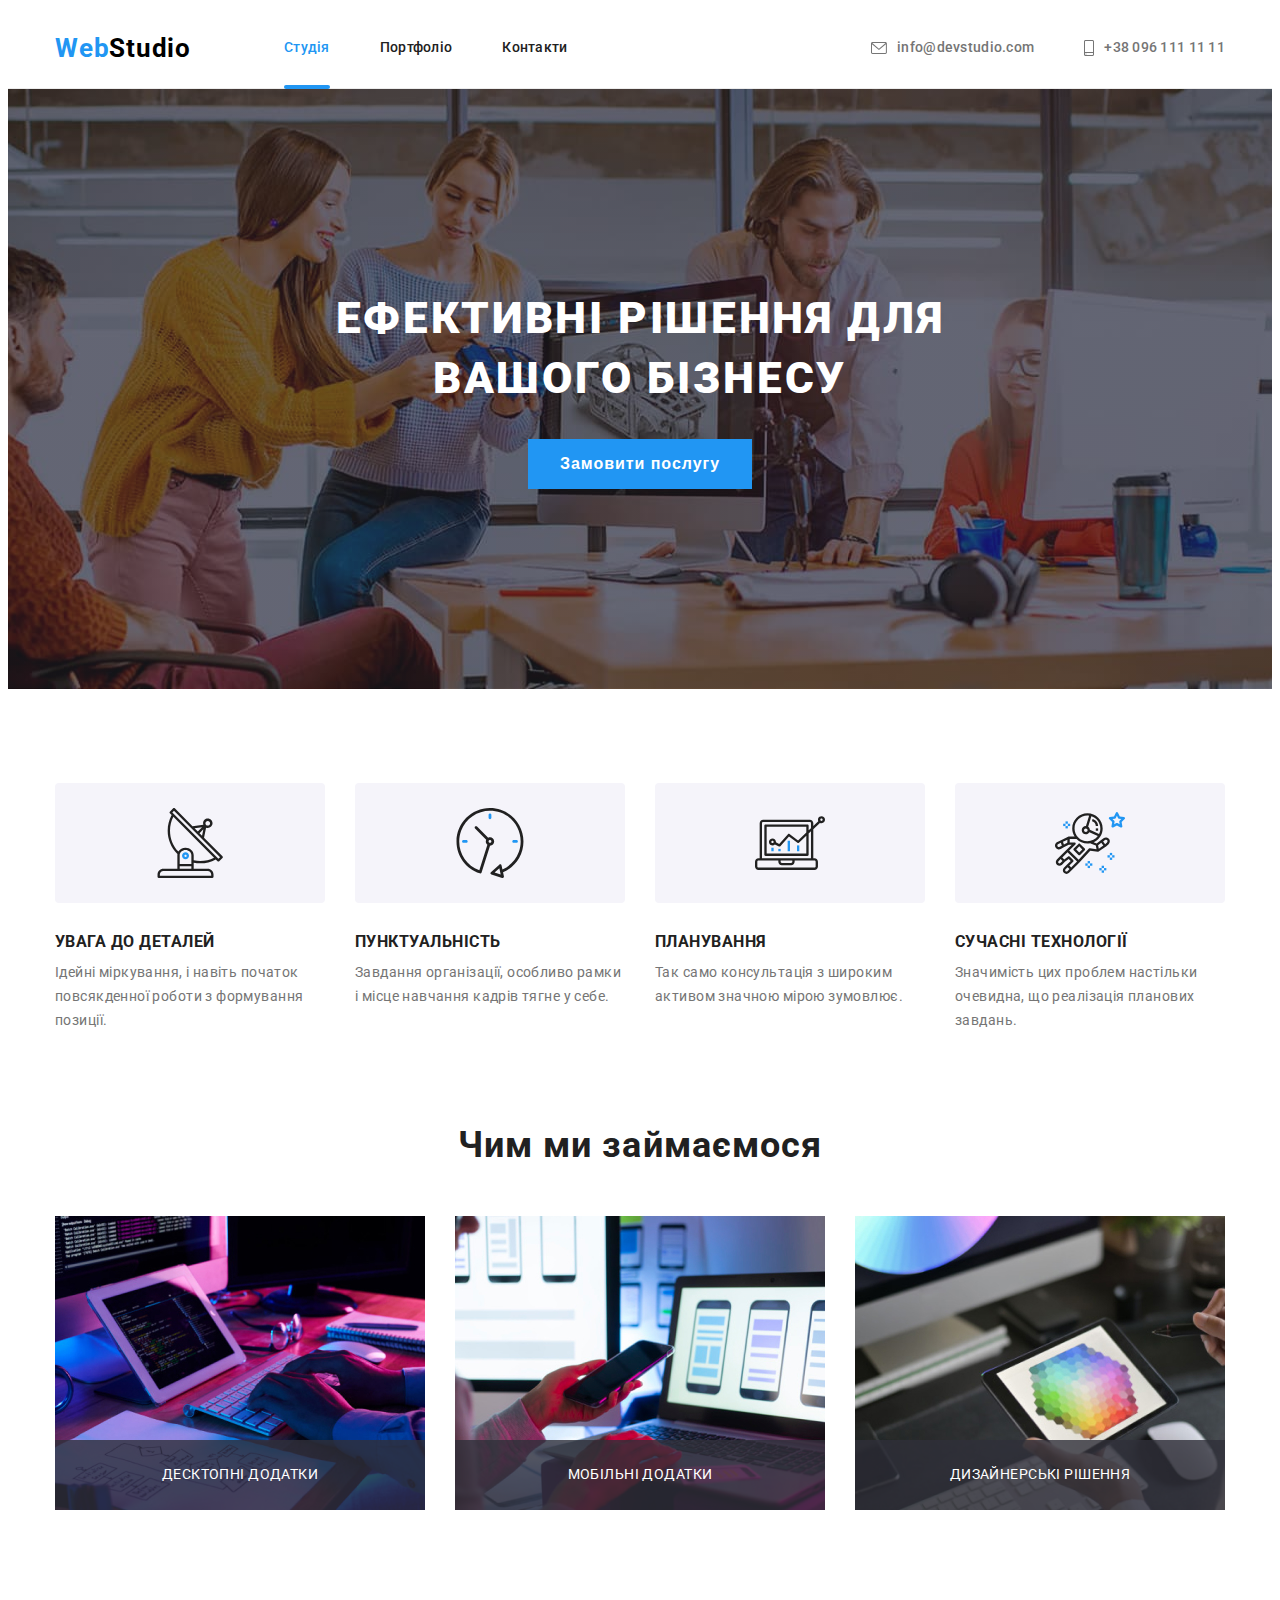
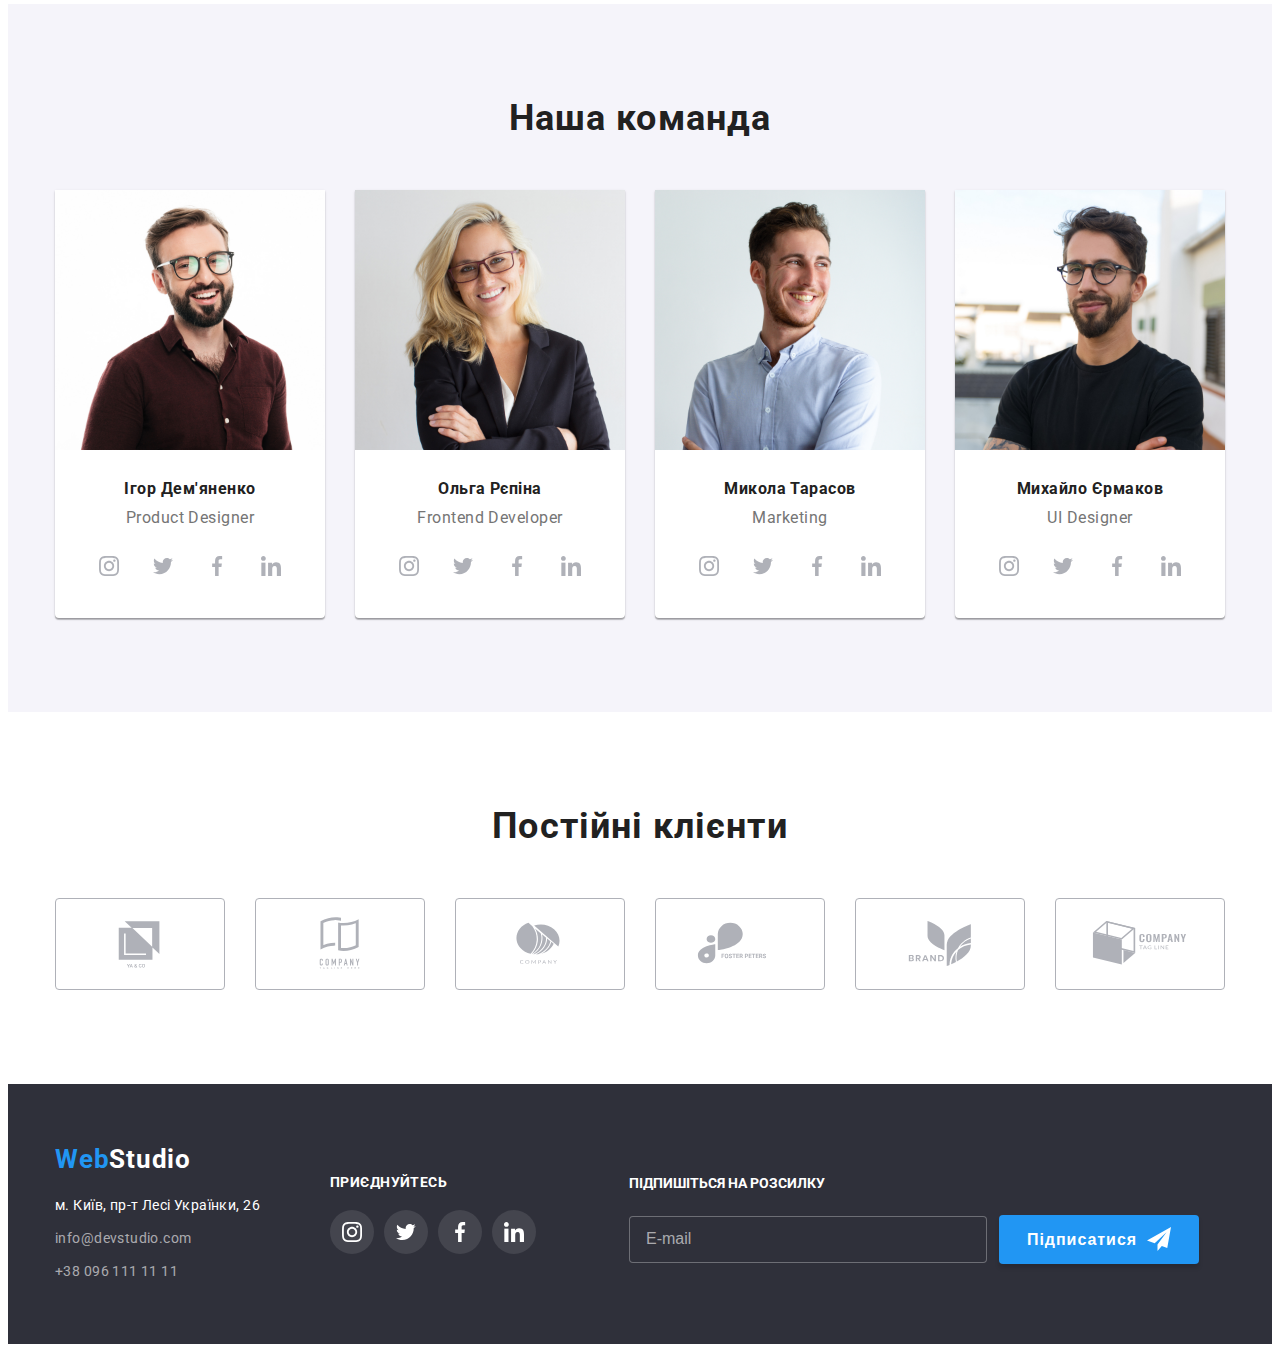
<file: index.html>
<!DOCTYPE html>
<html lang="uk">
  <head>
    <meta charset="UTF-8" />
    <meta http-equiv="X-UA-Compatible" content="IE=edge" />
    <meta name="viewport" content="width=device-width, initial-scale=1.0" />
    <title>WebStudio</title>
    <link rel="preconnect" href="https://fonts.googleapis.com" />
    <link rel="preconnect" href="https://fonts.gstatic.com" crossorigin />
    <link
      href="https://fonts.googleapis.com/css2?family=Raleway:wght@700&family=Roboto:wght@400;500;700;900&display=swap"
      rel="stylesheet"
    />
    <link
      rel="stylesheet"
      href="https://cdnjs.cloudflare.com/ajax/libs/modern-normalize/1.1.0/modern-normalize.min.css"
      integrity="sha512-wpPYUAdjBVSE4KJnH1VR1HeZfpl1ub8YT/NKx4PuQ5NmX2tKuGu6U/JRp5y+Y8XG2tV+wKQpNHVUX03MfMFn9Q=="
      crossorigin="anonymous"
      referrerpolicy="no-referrer"
    />
    <link rel="stylesheet" href="./css/styles.css" />
  </head>
  <body>
    <header class="page-header">
      <div class="container header">
        <nav class="header-nav">
          <a href="./index.html" class="logo link">
            <span class="logo-second">Web</span>Studio</a
          >
          <ul class="site-nav list">
            <li class="site-nav-item">
              <a class="accent-nav head-nav-link link current"href="./index.html">Студія</a>
            </li>
            <li class="site-nav-item">
              <a class="head-nav-link link" href="./portfolio.html">Портфоліо</a>
            </li>
            <li class="site-nav-item">
              <a class="head-nav-link link" href="./index.html">Контакти</a>
            </li>
          </ul>
        </nav>
        <ul class="auth-nav list">
          <li class="auth-nav-item">
            <a class="link" href="mailto:info@devstudio.com">
              <svg class="link-icon" width="16" height="12">
               <use href=".//images/symbol-defs.svg#icon-tel"></use>
              </svg>
              info@devstudio.com</a>
          </li>
          <li class="auth-nav-item">
            <a class="link" href="tel:+380961111111"> 
              <svg class="link-icon" width="10" height="16">
                <use href=".//images/symbol-defs.svg#icon-smartphone"></use>
               </svg>+38 096 111 11 11</a>
          </li>
        </ul>
      </div>
    </header>
    <main>
      <section class="hero">
        <div class="container">
          <h1 class="hero-title">Ефективні рішення для вашого бізнесу</h1>
          <button type="button" class="hero-btn" data-modal-open>Замовити послугу</button>
        </div>
      </section>
      <section class="benefit">
        <div class="container">
          <h2 class="title-visually-hidden">Наші переваги</h2>
          <ul class="benefit-list list">
            <li class="benefit-item">
              <div class="benefits-bg-color">
                <svg class="benefit-icon" width="70" height="70">
                  <use href="./images/symbol-defs.svg#icon-antenna"></use>
                </svg>
              </div>
              <h3 class="benefit-title">Увага до деталей</h3>
              <p class="benefit-text">
                Ідейні міркування, і навіть початок повсякденної роботи з
                формування позиції.
              </p>
            </li>
            <li class="benefit-item">
              <div class="benefits-bg-color">
                <svg class="benefit-icon" width="70" height="70">
                  <use href="./images/symbol-defs.svg#icon-clock-1"></use>
                </svg>
              </div>
              <h3 class="benefit-title">Пунктуальність</h3>
              <p class="benefit-text">
                Завдання організації, особливо рамки і місце навчання кадрів
                тягне у себе.
              </p>
            </li>
            <li class="benefit-item">
              <div class="benefits-bg-color">
                <svg class="benefit-icon" width="70" height="70">
                  <use href="./images/symbol-defs.svg#icon-diagram-1"></use>
                </svg>
              </div>
              <h3 class="benefit-title">Планування</h3>
              <p class="benefit-text">
                Так само консультація з широким активом значною мірою зумовлює.
              </p>
            </li>
            <li class="benefit-item">
              <div class="benefits-bg-color">
                <svg class="benefit-icon" width="70" height="70">
                  <use href="./images/symbol-defs.svg#icon-astronaut-1"></use>
                </svg>
              </div>
              <h3 class="benefit-title">Сучасні технології</h3>
              <p class="benefit-text">
                Значимість цих проблем настільки очевидна, що реалізація
                планових завдань.
              </p>
            </li>
          </ul>
        </div>
      </section>
      <section class="work-section">
       <div class="container">
          <h2 class="work-title">Чим ми займаємося</h2>
          <ul class="work-list list">
            <li class="work-item">
              <img
                src="./images/img-1.jpg"
                width="370"
                alt="Людина працює за ноутбуком"/>
              <p class="wokr-app">Десктопні додатки</p>
            </li>
            <li class="work-item">
              <img
                src="./images/img-2.jpg"
                width="370"
                alt="Людина працює за смартфоном"/>
              <p class="wokr-app">Мобільні додатки</p>  
            </li>
            <li class="work-item">
              <img
                src="./images/img-3.jpg"
                width="370"
                alt="Людина працює за планшетом"/>
              <p class="wokr-app">Дизайнерські рішення</p>
            </li>
          </ul>
       </div>
      </section>
      <section class="team-section">
        <div class="container">
          <h2 class="team-title">Наша команда</h2>
          <ul class="team-list list">
            <li class="team-card">
              <img
                src="./images/img-4.jpg"
                width="270"
                alt="Фото Ігор Дем'яненко"
              />
              <div class="team-position">
                <h3 class="team-member">Ігор Дем'яненко</h3>
                <p class="position" lang="en">Product Designer</p>
              </div>
                <ul class="team-social list">
                  <li>
                    <a class="team-social-link" href="#" target="_blank"><svg class="team-social-item">
                      <use href="./images/symbol-defs.svg#icon-instagram-2"></use>
                    </svg></a>
                    
                  </li>
                  <li>
                    <a class="team-social-link" href="#" target="_blank">
                      <svg class="team-social-item">
                        <use href="./images/symbol-defs.svg#icon-twitter-1"></use>
                      </svg>
                    </a>
                    
                  </li>
                  <li>
                    <a class="team-social-link" href="#" target="_blank"><svg class="team-social-item">
                      <use href="./images/symbol-defs.svg#icon-facebook-1"></use>
                    </svg></a>
                    
                  </li>
                  <li>
                    <a class="team-social-link" href="#" target="_blank"><svg class="team-social-item">
                      <use href="./images/symbol-defs.svg#icon-linkedin-1"></use>
                    </svg></a>
                  </li>
                </ul>
            </li>
            <li class="team-card">
              <img src="./images/img-5.jpg" width="270" alt="Фото Ольга Рєпіна" />
              <div class="team-position">
                <h3 class="team-member">Ольга Рєпіна</h3>
                <p class="position">Frontend Developer</p>
              </div class="team-position">
              <ul class="team-social list">
                <li>
                  <a class="team-social-link" href="#" target="_blank"><svg class="team-social-item">
                    <use href="./images/symbol-defs.svg#icon-instagram-2"></use>
                  </svg></a>
                  
                </li>
                <li>
                  <a class="team-social-link" href="#" target="_blank">
                    <svg class="team-social-item">
                      <use href="./images/symbol-defs.svg#icon-twitter-1"></use>
                    </svg>
                  </a>
                  
                </li>
                <li>
                  <a class="team-social-link" href="#" target="_blank"><svg class="team-social-item">
                    <use href="./images/symbol-defs.svg#icon-facebook-1"></use>
                  </svg></a>
                  
                </li>
                <li>
                  <a class="team-social-link" href="#" target="_blank"><svg class="team-social-item">
                    <use href="./images/symbol-defs.svg#icon-linkedin-1"></use>
                  </svg></a>
                </li>
              </ul>
            </li>
            <li class="team-card">
              <img
                src="./images/img-6.jpg"
                width="270"
                alt="Фото Микола Тарасов"
              />
              <div class="team-position">
                <h3 class="team-member">Микола Тарасов</h3>
                <p class="position">Marketing</p>
              </div class="team-position">
              <ul class="team-social list">
                <li>
                  <a class="team-social-link" href="#" target="_blank"><svg class="team-social-item">
                    <use href="./images/symbol-defs.svg#icon-instagram-2"></use>
                  </svg></a>
                  
                </li>
                <li>
                  <a class="team-social-link" href="#" target="_blank">
                    <svg class="team-social-item">
                      <use href="./images/symbol-defs.svg#icon-twitter-1"></use>
                    </svg>
                  </a>
                  
                </li>
                <li>
                  <a class="team-social-link" href="#" target="_blank"><svg class="team-social-item">
                    <use href="./images/symbol-defs.svg#icon-facebook-1"></use>
                  </svg></a>
                  
                </li>
                <li>
                  <a class="team-social-link" href="#" target="_blank"><svg class="team-social-item">
                    <use href="./images/symbol-defs.svg#icon-linkedin-1"></use>
                  </svg></a>
                </li>
              </ul>
            </li>
            <li class="team-card">
              <img
                src="./images/img-7.jpg"
                width="270"
                alt="Фото Михайло Єрмаков"
              />
              <div class="team-position">
                <h3 class="team-member">Михайло Єрмаков</h3>
                <p class="position">UI Designer</p>
              </div class="team-position">
              <ul class="team-social list">
                <li>
                  <a class="team-social-link" href="#" target="_blank"><svg class="team-social-item">
                    <use href="./images/symbol-defs.svg#icon-instagram-2"></use>
                  </svg></a>
                  
                </li>
                <li>
                  <a class="team-social-link" href="#" target="_blank">
                    <svg class="team-social-item">
                      <use href="./images/symbol-defs.svg#icon-twitter-1"></use>
                    </svg>
                  </a>
                  
                </li>
                <li>
                  <a class="team-social-link" href="#" target="_blank"><svg class="team-social-item">
                    <use href="./images/symbol-defs.svg#icon-facebook-1"></use>
                  </svg></a>
                  
                </li>
                <li>
                  <a class="team-social-link" href="#" target="_blank"><svg class="team-social-item">
                    <use href="./images/symbol-defs.svg#icon-linkedin-1"></use>
                  </svg></a>
                </li>
              </ul>
            </li>
          </ul>
        </div>
      </section>
      <section class="clients">
        <h2 class="clients-title">Постійні клієнти</h2>
        <div class="container">
          <ul class="clients-list list">
            <li class="clients-item">
              <a class="client-logo-link" href="#">
              <svg width="106" height="60">
                <use href="./images/symbol-defs.svg#icon-Logo1">
                </use>
              </svg>
            </a>
            </li>
            <li class="clients-item">
              <a class="client-logo-link" href="#">
              <svg width="106" height="60">
              <use href="./images/symbol-defs.svg#icon-Logo2"></use>
              </svg>
              </a>
            </li>
            <li class="clients-item">
              <a class="client-logo-link" href="#">
              <svg width="106" height="60">
              <use href="./images/symbol-defs.svg#icon-Logo3"></use>
              </svg>
              </a>
            </li>
            <li class="clients-item">
              <a class="client-logo-link" href="#">
              <svg width="106" height="60">
              <use href="./images/symbol-defs.svg#icon-Logo4"></use>
              </svg>
              </a>
            </li>
            <li class="clients-item">
              <a class="client-logo-link" href="#">
              <svg width="106" height="60">
              <use href="./images/symbol-defs.svg#icon-Logo5"></use>
              </svg>
              </a>
            </li>
            <li class="clients-item">
              <a class="client-logo-link" href="#">
              <svg width="106" height="60">
              <use href="./images/symbol-defs.svg#icon-Logo6"></use>
              </svg>
              </a>
            </li>
          </ul>
        </div>
      </section>
    </main>
    <footer class="footer">
      <div class="container">
        <div class="footer-box">
          <div class="foorer-info">
            <a href="./index.html" class="logo-black link">
              <span class="logo-second">Web</span>Studio</a
            >
            <address class="footer-contact">
              <ul class="list">
                <li class="footer-item">
                  <a
                    href="https://goo.gl/maps/CPtrU1FHBa2aNyZL9"
                    target="_blank"
                    rel="noopener noreferrer nofollow"
                    class="link footer-address"
                    >м. Київ, пр-т Лесі Українки, 26</a
                  >
                </li>
                <li class="footer-item">
                  <a href="mailto:info@devstudio.com" class="footer-contact link"
                    >info@devstudio.com</a
                  >
                </li>
                <li class="footer-item">
                  <a href="tel:+380961111111" class="footer-contact link"
                    >+38 096 111 11 11</a
                  >
                </li>
              </ul>
            </address>
          </div>
          <div class="footer-social">
            <h2 class="title-social">ПРИЄДНУЙТЕСЬ</h2>
            <ul class="footer-soc-list list">
              <li class="footer-soc-item">
                <a class="footer-soc-link" href="#" target="_blank">
                  <svg class="footer-icon" width="20" height="20">
                    <use href="./images/symbol-defs.svg#icon-instagram-footer"></use>
                    </svg>
                </a>
              </li>
              <li class="footer-soc-item">
                <a class="footer-soc-link" href="#" target="_blank">
                  <svg class="footer-icon" width="20" height="20">
                    <use href="./images/symbol-defs.svg#icon-twitter-footer"></use>
                    </svg>
                </a>
              </li>
              <li class="footer-soc-item">
                <a class="footer-soc-link" href="#" target="_blank">
                  <svg class="footer-icon" width="20" height="20">
                    <use href="./images/symbol-defs.svg#icon-facebook-footer"></use>
                    </svg>
                </a>
              </li>
              <li class="footer-soc-item">
                <a class="footer-soc-link" href="#" target="_blank">
                  <svg class="footer-icon" width="20" height="20">
                    <use href="./images/symbol-defs.svg#icon-linkedin-footer"></use>
                    </svg>
                </a>
              </li>
            </ul>
          </div>
          <!-- FOOTER подписка телеграмм -->
          <div class="footer-submit">
            <p class="footer-submit-text">Підпишіться на розсилку</p>
            <form class="footer-submit-form">
              <label class="footer-submit-label" for="submit-mail">
                <input
                  class="footer-submit-input"
                  type="email"
                  name="submit-mail"
                  id="submit-mail"
                  placeholder="E-mail"
                />
              </label>

              <button class="footer-submit-btn" type="submit">
                <span>Підписатися</span>

                <svg class="" width="24" height="24">
                  <use href="./images/icons.svg#icon-send"></use>
                </svg>
              </button>
            </form>
          </div>
        </div>
      </div>
    </footer>
    <!-- MODAL WINDOWS -->
    <div class="backdrop is-hidden"data-modal>
      <div class="modal">
        <button class="modal-close-bnt" type="button" data-modal-close>
          <svg>
            <use href="./images/icons.svg#close-black"></use>
          </svg>
        </button>
        <!-- FORM -->
        <p class="form-title">Залиште свої дані, ми вам передзвонимо</p>
        <form class="modal-form">
          <div class="modal-fiend">
            <label for="user-name" class="modal-label">
              <span>Ім'я</span>
            </label>
            <div class="input-wrap">
              <input class="modal-input" type="text" name="user-name" required id="user-name"/>
              <svg class="modal-icon" width="18" height="18">
                <use href="./images/icons.svg#icon-person-black-18dp-1"></use>
              </svg>
            </div>
          </div>
          
          <div class="modal-fiend">
            <label for="user-tel" class="modal-label">
              <span>Телефон</span>
            </label>
            <div class="input-wrap">
              <input class="modal-input" type="text" name="user-tel" required id="user-tel"/>
              <svg class="modal-icon" width="18" height="18">
                <use href="./images/icons.svg#icon-phone-black-18dp-1"></use>
              </svg>
            </div>
          </div>

          <div class="modal-fiend">
            <label for="user-email" class="modal-label">
              <span>Телефон</span>
            </label>
            <div class="input-wrap">
              <input class="modal-input" type="text" name="user-email" required id="user-email"/>
              <svg class="modal-icon" width="18" height="18">
                <use href="./images/icons.svg#icon-email-black-18dp-1"></use>
              </svg>
            </div>
          </div>

          <div class="modal-field-text">
            <label class="modal-label" for="user-coment">
            <span>Коментар</span>
            </label>
            <textarea class="modal-text" name="user-coment" id="user-coment" cols="30" rows="10" placeholder="Введіть текст"></textarea>
          </div>

          <div class="modal-field-check">
            <input class="input-check title-visually-hidden" type="checkbox" name="privacy" id="privacy">
            <label class="checkbox-text" for="privacy">
              <span>
                <svg class="check-icon" width="16" height="15">
                <use href="./images/icons.svg#icon-chek"></use></svg>
              </span>Погоджуюся з розсилкою та приймаю&nbsp<a href="#" class="privacy-linck">Умови договору</a>
            </label>
          </div>
          <button class="submit-btn" type="submit">Відправити</button>
        </form>
      </div>
    </div>
    <script src="./js/modal.js"></script>
  </body>
</html>
</file>
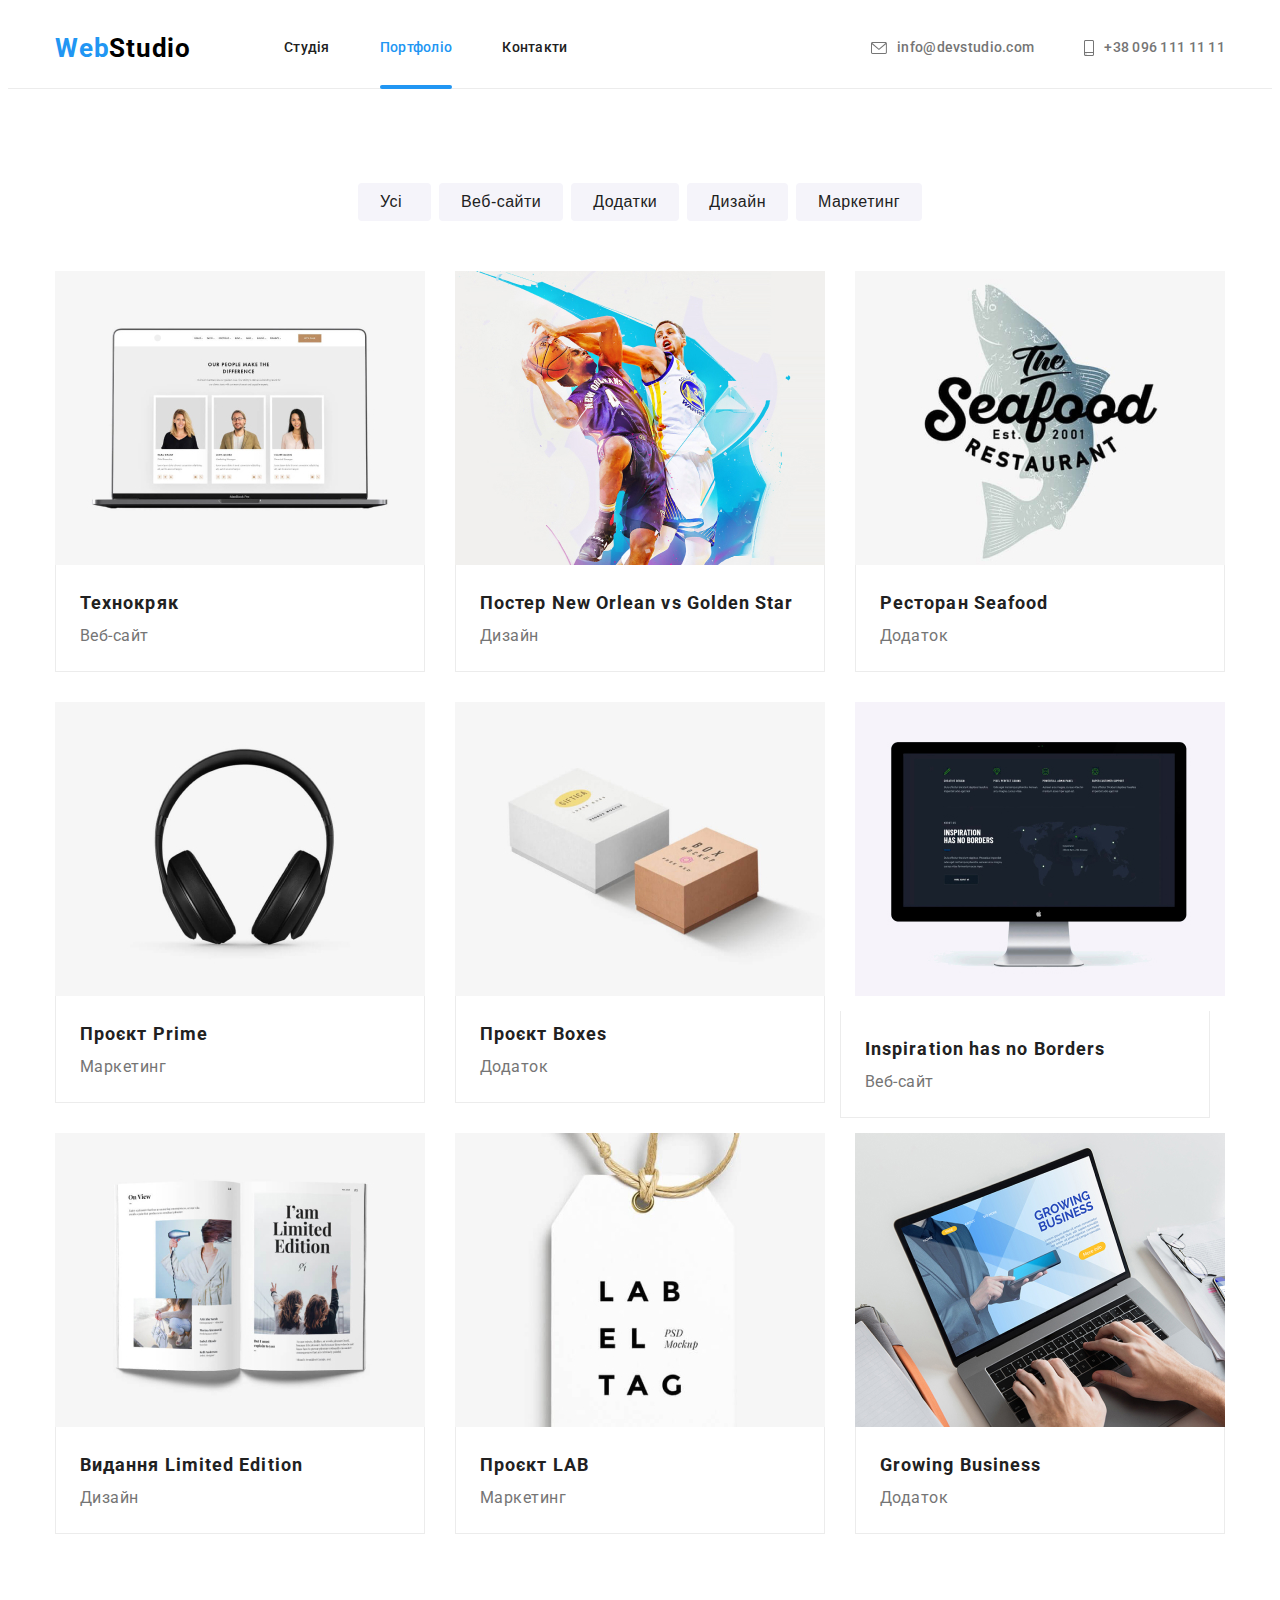
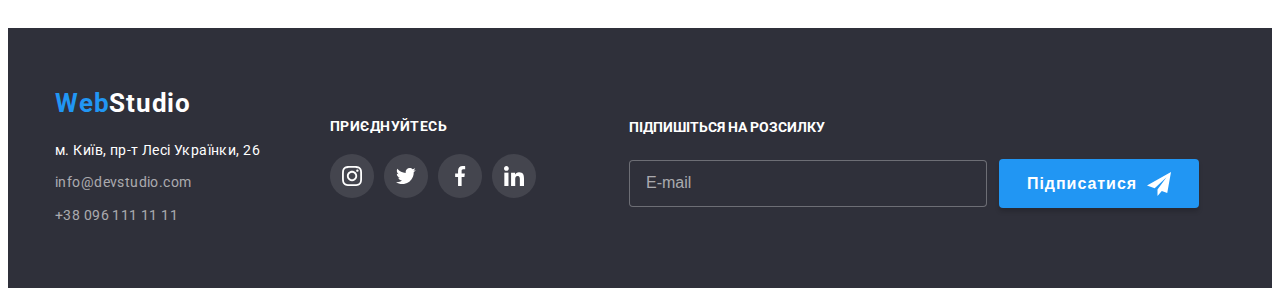
<file: portfolio.html>
<!DOCTYPE html>
<html lang="uk">
  <head>
    <meta charset="UTF-8" />
    <meta http-equiv="X-UA-Compatible" content="IE=edge" />
    <meta name="viewport" content="width=device-width, initial-scale=1.0" />
    <title>portfolio</title>
    <link rel="preconnect" href="https://fonts.googleapis.com" />
    <link rel="preconnect" href="https://fonts.gstatic.com" crossorigin />
    <link
      href="https://fonts.googleapis.com/css2?family=Raleway:wght@700&family=Roboto:wght@400;500;700;900&display=swap"
      rel="stylesheet"
    />
    <link
      rel="stylesheet"
      href="https://cdnjs.cloudflare.com/ajax/libs/modern-normalize/1.1.0/modern-normalize.min.css"
      integrity="sha512-wpPYUAdjBVSE4KJnH1VR1HeZfpl1ub8YT/NKx4PuQ5NmX2tKuGu6U/JRp5y+Y8XG2tV+wKQpNHVUX03MfMFn9Q=="
      crossorigin="anonymous"
      referrerpolicy="no-referrer"
    />
    <link rel="stylesheet" href="./css/styles.css" />
  </head>
  <body>
    <header class="page-header">
      <div class="container header">
        <nav class="header-nav">
          <a href="./index.html" class="logo link">
            <span class="logo-second">Web</span>Studio</a
          >
          <ul class="site-nav list">
            <li class="site-nav-item">
              <a class=" head-nav-link link "href="./index.html">Студія</a>
            </li>
            <li class="site-nav-item">
              <a class="accent-nav head-nav-link link current" href="./portfolio.html">Портфоліо</a>
            </li>
            <li class="site-nav-item">
              <a class="head-nav-link link" href="./index.html">Контакти</a>
            </li>
          </ul>
        </nav>
        <ul class="auth-nav list">
          <li class="auth-nav-item">
            <a class="link" href="mailto:info@devstudio.com">
              <svg class="link-icon" width="16" height="12">
               <use href=".//images/symbol-defs.svg#icon-tel"></use>
              </svg>
              info@devstudio.com</a>
          </li>
          <li class="auth-nav-item">
            <a class="link" href="tel:+380961111111"> 
              <svg class="link-icon" width="10" height="16">
                <use href=".//images/symbol-defs.svg#icon-smartphone"></use>
               </svg>+38 096 111 11 11</a>
          </li>
        </ul>
      </div>
    </header>
    <main>
      <section class="portfolio-section">
        <div class="container">
          <h1 class="title-visually-hidden">Наші роботи</h1>
          <ul class="portfolio-list list">
            <li class="button-item">
              <button class="portfolio-btn" type="button">Усі</button>
            </li>
            <li class="button-item">
              <button class="portfolio-btn" type="button">Веб-сайти</button>
            </li>
            <li class="button-item">
              <button class="portfolio-btn" type="button">Додатки</button>
            </li>
            <li class="button-item">
              <button class="portfolio-btn" type="button">Дизайн</button>
            </li>
            <li class="button-item">
              <button class="portfolio-btn" type="button">Маркетинг</button>
            </li>
          </ul>
        </div>
        <div class="container">
          <ul class="portfolio list">
            <li class="portfolio-item">
              <a class="link-portfolio link link" href="#">
                <div class="portfolio-overlay">
                  <img
                  src="./images/img-11.jpg"
                  alt="Ноут"
                  width="370"
                  height="294"
                  />
                  <p class="overlay-text">
                  Ресурс пропонує комплексні пропозиції з різним рівнем функціоналу та сервісів. Все це дозволить відвідувачу отримати вичерпні відомості про компанію чи приватну особу.
                  </p>
                </div>
                <div class="portfolio-card">
                  <h2 class="portfolio-title">Технокряк</h2>
                  <p class="portfilio-text">Веб-сайт</p>
                </div>
              </a>
            </li>
            <li class="portfolio-item">
              <a class="link-portfolio link"href="#">

                <div class="portfolio-overlay">
                  <img
                    src="./images/img-12.jpg"
                    alt="Баскетболісти"
                    width="370"
                    height="294"
                  />
                  <p class="overlay-text">
                    Ресурс пропонує комплексні пропозиції з різним рівнем функціоналу та сервісів. Все це дозволить відвідувачу отримати вичерпні відомості про компанію чи приватну особу.
                  </p>
                </div>
                <div class="portfolio-card">
                  <h2 class="portfolio-title">
                    Постер New Orlean vs Golden Star
                  </h2>
                  <p class="portfilio-text">Дизайн</p>
                </div>
              </a>
            </li>
            <li class="portfolio-item">
              <a class="link-portfolio link"href="#">

                <div class="portfolio-overlay">
                  <img
                    src="./images/img-13.jpg"
                    alt="Лого ресторану"
                    width="370"
                    height="294"
                  />
                  <p class="overlay-text">
                    Ресурс пропонує комплексні пропозиції з різним рівнем функціоналу та сервісів. Все це дозволить відвідувачу отримати вичерпні відомості про компанію чи приватну особу.
                  </p>
                </div>
                <div class="portfolio-card">
                  <h2 class="portfolio-title">Ресторан Seafood</h2>
                  <p class="portfilio-text">Додаток</p>
                </div>
              </a>
            </li>
            <li class="portfolio-item">
              <a class="link-portfolio link"href="#">

                <div class="portfolio-overlay">
                  <img
                    src="./images/img-14.jpg"
                    alt="Навушники"
                    width="370"
                    height="294"
                  />
                  <p class="overlay-text">
                    Ресурс пропонує комплексні пропозиції з різним рівнем функціоналу та сервісів. Все це дозволить відвідувачу отримати вичерпні відомості про компанію чи приватну особу.
                  </p>
                </div>
                <div class="portfolio-card">
                  <h2 class="portfolio-title">Проєкт Prime</h2>
                  <p class="portfilio-text">Маркетинг</p>
                </div>
              </a>
            </li>
            <li class="portfolio-item">
              <a class="link-portfolio link"href="#">

               <div class="portfolio-overlay">
                  <img
                    src="./images/img-15.jpg"
                    alt="Дві коробки"
                    width="370"
                    height="294"
                  />
                  <p class="overlay-text">
                    Ресурс пропонує комплексні пропозиції з різним рівнем функціоналу та сервісів. Все це дозволить відвідувачу отримати вичерпні відомості про компанію чи приватну особу.
                  </p>
               </div>
                <div class="portfolio-card">
                  <h2 class="portfolio-title">Проєкт Boxes</h2>
                  <p class="portfilio-text">Додаток</p>
                </div>
              </a>
            </li>
            <a class="link-portfolio link"href="#">

              <div class="portfolio-overlay">
                <li class="portfolio-item">
                  <img
                    src="./images/img-16.jpg"
                    alt="Монітор"
                    width="370"
                    height="294"
                  />
                  <p class="overlay-text">
                    Ресурс пропонує комплексні пропозиції з різним рівнем функціоналу та сервісів. Все це дозволить відвідувачу отримати вичерпні відомості про компанію чи приватну особу.
                  </p>
              </div>
                <div class="portfolio-card">
                  <h2 class="portfolio-title">Inspiration has no Borders</h2>
                  <p class="portfilio-text">Веб-сайт</p>
                </div>
            </a>
            </li>
            <li class="portfolio-item">
              <a class="link-portfolio link"href="#">

                <div class="portfolio-overlay">
                  <img
                    src="./images/img-17.jpg"
                    alt="Журнал"
                    width="370"
                    height="294"
                  />
                  <p class="overlay-text">
                    Ресурс пропонує комплексні пропозиції з різним рівнем функціоналу та сервісів. Все це дозволить відвідувачу отримати вичерпні відомості про компанію чи приватну особу.
                  </p>
                </div>
                <div class="portfolio-card">
                  <h2 class="portfolio-title">Видання Limited Edition</h2>
                  <p class="portfilio-text">Дизайн</p>
                </div>
              </a>
            </li>
            <li class="portfolio-item">
              <a class="link-portfolio link"href="#">

                <div class="portfolio-overlay">
                  <img
                    src="./images/img-18.jpg"
                    alt="Бірка"
                    width="370"
                    height="294"
                  />
                  <p class="overlay-text">
                    Ресурс пропонує комплексні пропозиції з різним рівнем функціоналу та сервісів. Все це дозволить відвідувачу отримати вичерпні відомості про компанію чи приватну особу.
                  </p>
                </div>
                <div class="portfolio-card">
                  <h2 class="portfolio-title">Проєкт LAB</h2>
                  <p class="portfilio-text">Маркетинг</p>
                </div>
              </a>
            </li>
            <li class="portfolio-item">
              <a class="link-portfolio link"href="#">
                
                <div class="portfolio-overlay">
                  <img
                    src="./images/img-19.jpg"
                    alt="Праця за ноутом"
                    width="370"
                    height="294"
                  />
                  <p class="overlay-text">
                    Ресурс пропонує комплексні пропозиції з різним рівнем функціоналу та сервісів. Все це дозволить відвідувачу отримати вичерпні відомості про компанію чи приватну особу.
                  </p>
                </div>
                <div class="portfolio-card">
                  <h2 class="portfolio-title">Growing Business</h2>
                  <p class="portfilio-text">Додаток</p>
                </div>
              </a>
            </li>
          </ul>
        </div>
      </section>
    </main>

    <footer class="footer">
      <div class="container">
        <div class="footer-box">
          <div class="foorer-info">
            <a href="./index.html" class="logo-black link">
              <span class="logo-second">Web</span>Studio</a
            >
            <address class="footer-contact">
              <ul class="list">
                <li class="footer-item">
                  <a
                    href="https://goo.gl/maps/CPtrU1FHBa2aNyZL9"
                    target="_blank"
                    rel="noopener noreferrer nofollow"
                    class="link footer-address"
                    >м. Київ, пр-т Лесі Українки, 26</a
                  >
                </li>
                <li class="footer-item">
                  <a href="mailto:info@devstudio.com" class="footer-contact link"
                    >info@devstudio.com</a
                  >
                </li>
                <li class="footer-item">
                  <a href="tel:+380961111111" class="footer-contact link"
                    >+38 096 111 11 11</a
                  >
                </li>
              </ul>
            </address>
          </div>
          <div class="footer-social">
            <h2 class="title-social">ПРИЄДНУЙТЕСЬ</h2>
            <ul class="footer-soc-list list">
              <li class="footer-soc-item">
                <a class="footer-soc-link" href="#" target="_blank">
                  <svg class="footer-icon" width="20" height="20">
                    <use href="./images/symbol-defs.svg#icon-instagram-footer"></use>
                    </svg>
                </a>
              </li>
              <li class="footer-soc-item">
                <a class="footer-soc-link" href="#" target="_blank">
                  <svg class="footer-icon" width="20" height="20">
                    <use href="./images/symbol-defs.svg#icon-twitter-footer"></use>
                    </svg>
                </a>
              </li>
              <li class="footer-soc-item">
                <a class="footer-soc-link" href="#" target="_blank">
                  <svg class="footer-icon" width="20" height="20">
                    <use href="./images/symbol-defs.svg#icon-facebook-footer"></use>
                    </svg>
                </a>
              </li>
              <li class="footer-soc-item">
                <a class="footer-soc-link" href="#" target="_blank">
                  <svg class="footer-icon" width="20" height="20">
                    <use href="./images/symbol-defs.svg#icon-linkedin-footer"></use>
                    </svg>
                </a>
              </li>
            </ul>
          </div>
          <!-- FOOTER подписка телеграмм -->
          <div class="footer-submit">
            <p class="footer-submit-text">Підпишіться на розсилку</p>
            <form class="footer-submit-form">
              <label class="footer-submit-label" for="submit-mail">
                <input
                  class="footer-submit-input"
                  type="email"
                  name="submit-mail"
                  id="submit-mail"
                  placeholder="E-mail"
                />
              </label>

              <button class="footer-submit-btn" type="submit">
                <span>Підписатися</span>

                <svg class="" width="24" height="24">
                  <use href="./images/icons.svg#icon-send"></use>
                </svg>
              </button>
            </form>
          </div>
        </div>
      </div>
    </footer>
  </body>
</html>
</file>
<file: css/styles.css>
/* 
цвет основного фона - FFFFFF
цвет вторичного фона - F5F4FA
Цвет фона херо  2F303A
цвет текста футера  gba(255, 255, 255, 0.6);
цвет текста шапки( основной текст )  #212121;
цвет текста текста  #757575;
цвет фона кнопки #2196f3
*/
:root {
  --primary-text-color: #212121;
  --secondary-text-color: #757575;
  --primary-background: #ffffff;
  --sedondary-background: #f5f4fa;
  --hero-footer-background: #2f303a;
  --footer-text-color: rgba(255, 255, 255, 0.6);
  --accent-color: #2196f3;
  --background-icons: #f5f4fa;
}
/* Устанавливаем финальные размеры для всех  */
*,
*::before,
*::after {
  box-sizing: border-box;
}

body {
  font-family: Roboto, sans-serif;
  font-size: 14px;
  background-color: var(--primary-background);
  color: var(--secondary-text-color);
}
/* Правильное отображение картинок */
img {
  display: block;
  max-width: 100%;
  height: auto;
}
/* Убираем точки списка */
.list {
  list-style: none;
}
/* Убираем подчеркивание ссылок */
.link {
  text-decoration: none;
}

/* Reset margin pading */
p,
h1,
h2,
h3,
h4,
h5,
h6 {
  margin: 0;
}
ul,
ol {
  margin: 0;
  padding-left: 0;
}

button {
  cursor: pointer;
}

address {
  font-style: normal;
}
.container {
  width: 1200px;
  padding: 0 15px;
  margin: 0 auto;
  /* outline: 2px solid tomato; */
}

/* ----------HEADER---------- */
.header {
  display: flex;
  align-items: center;
}

.header-nav {
  display: flex;
  align-items: center;
}
.site-nav {
  display: flex;
  margin-left: 93px;
}

.site-nav-item:not(:last-child) {
  margin-right: 50px;
}

.logo-second {
  color: var(--accent-color);
}
.page-header {
  border-bottom: 1px solid #ececec;
}
.logo {
  font-family: "Raleway" sans-serif;
  font-weight: 700;
  font-size: 26px;
  line-height: 1.19;
  letter-spacing: 0.03em;
  color: #000000;
}
.site-nav .link {
  color: var(--primary-text-color);
  font-weight: 500;
  line-height: 1.14;
  letter-spacing: 0.02em;
}
.site-nav .link.current {
  color: var(--accent-color);
}

.head-nav-link {
  position: relative;
  font-weight: 500;
  line-height: 1.21;
  letter-spacing: 0.02em;
  color: var(--primary-text-color);
  display: block;
  padding: 32px 0;

  transition: color 250ms cubic-bezier(0.4, 0, 0.2, 1);
}

.head-nav-link.accent-nav:after {
  position: absolute;
  content: "";
  display: block;
  background-color: var(--accent-color);
  border-radius: 2px;
  width: 100%;
  height: 4px;
  bottom: 0;
  transform: translateY(1px);
}

.auth-nav .link {
  color: var(--secondary-text-color);
  font-weight: 500;
  line-height: 1.14;
  letter-spacing: 0.02em;
  display: flex;
  align-items: center;

  transition: color 250ms cubic-bezier(0.4, 0, 0.2, 1);
}

.head-nav-link:hover,
.head-nav-link:focus {
  color: var(--accent-color);
}

.site-nav .link:hover,
.site-nav .link:focus,
.auth-nav .link:hover,
.auth-nav .link:focus {
  color: var(--accent-color);
}

.auth-nav {
  display: flex;
  margin-left: auto;
  align-items: center;
}

.auth-nav-item:not(:last-child) {
  margin-right: 50px;
}
.link-icon {
  margin-right: 10px;
  fill: var(--secondary-text-color);

  transition: fill 250ms cubic-bezier(0.4, 0, 0.2, 1);
}

.link:focus .link-icon,
.link:hover .link-icon {
  fill: var(--accent-color);
}

/* ----------HERO---------- */
.hero {
  max-width: 1600px;
  max-height: 600px;
  margin-right: auto;
  margin-left: auto;

  background-image: linear-gradient(
      to right,
      rgba(47, 48, 58, 0.4),
      rgba(47, 48, 58, 0.4)
    ),
    url("../images/hero-background.jpg");
  background-repeat: no-repeat;
  background-position: center;
  background-size: cover;

  background-color: var(--hero-footer-background);
  text-align: center;
}
.hero .container {
  padding: 200px 0;
  text-align: center;
}

.hero-title {
  max-width: 695px;
  margin: 0 auto;
  margin-bottom: 30px;

  color: var(--primary-background);
  font-weight: 900;
  font-size: 44px;
  line-height: 1.36;
  text-align: center;
  letter-spacing: 0.06em;
  text-transform: uppercase;
}

.hero-btn {
  display: block;
  min-width: 200px;
  padding: 10px 32px;
  margin: auto;
  background-color: var(--accent-color);
  color: var(--primary-background);
  font-weight: 700;
  font-size: 16px;
  line-height: 1.87;
  display: flex;
  align-items: center;
  text-align: center;
  letter-spacing: 0.06em;
  cursor: pointer;
  border-width: 0px;
  transition: background-color 250ms cubic-bezier(0.4, 0, 0.2, 1);
}

.hero-btn:hover,
.hero-btn:focus {
  background-color: #188ce8;
}

/* ----------Benefit---------- */
.benefit-list {
  display: flex;
  gap: 30px;
}
/* .benefit-list:not(:last-child){
  margin-right: 30px;
  max-width: 270px; */

.benefits-bg-color {
  width: 270px;
  height: 120px;
  background-color: var(--background-icons);
  display: flex;
  justify-content: center;
  align-items: center;
  margin-bottom: 30px;
  border-radius: 4px;
}

.benefits-icon {
  width: 70px;
  height: 70px;
}
.benefit-item {
  width: 270px;
  height: 248px;
}

.benefit {
  padding-top: 94px;
  padding-bottom: 94px;
}

.benefit-title {
  padding-bottom: 10px;

  color: var(--primary-text-color);
  font-weight: 700;

  line-height: 1.14;
  letter-spacing: 0.03em;
  text-transform: uppercase;
}
.benefit-text {
  color: var(--secondary-text-color);
  font-weight: 400;
  line-height: 1.71;
  letter-spacing: 0.03em;
}

/* ----------Work-section---------- */
.work-title {
  margin-bottom: 50px;
  text-align: center;
  color: var(--primary-text-color);
  font-weight: 700;
  font-size: 36px;
  line-height: 1.16;
  letter-spacing: 0.03em;
}
.work-list {
  display: flex;
}
.work-item:not(:last-child) {
  margin-right: 30px;
}
.work-section {
  padding-bottom: 94px;
}
.work-item {
  position: relative;
}

.wokr-app {
  position: absolute;
  width: 370px;
  height: 70px;
  bottom: 0;
  padding-top: 27px;
  padding-bottom: 27px;
  background-color: rgba(47, 48, 58, 0.8);
  font-size: 14px;
  line-height: 1.14;
  text-align: center;
  letter-spacing: 0.03em;
  text-transform: uppercase;
  color: var(--primary-background);
}

/* ----------Team-section---------- */
.team-section {
  padding-top: 94px;
  padding-bottom: 94px;
  background-color: var(--sedondary-background);
}
.team-title {
  margin-bottom: 50px;
  text-align: center;

  color: var(--primary-text-color);
  font-size: 36px;
  line-height: 1.16;
  letter-spacing: 0.03em;
}

.team-list {
  display: flex;
}

.team-member {
  color: var(--primary-text-color);
  font-size: 16px;
  line-height: 1.18;
  letter-spacing: 0.03em;
}
.position {
  margin-top: 10px;
  font-size: 16px;
  line-height: 1.18;
  letter-spacing: 0.03em;
  text-align: center;
}

.team-card {
  background-color: var(--primary-background);
  width: 270px;
  text-align: center;
  box-shadow: 0px 1px 3px rgba(0, 0, 0, 0.12), 0px 1px 1px rgba(0, 0, 0, 0.14),
    0px 2px 1px rgba(0, 0, 0, 0.2);
  border-radius: 0px 0px 4px 4px;
}
.team-card:not(:last-child) {
  margin-right: 30px;
}
.team-position {
  margin-top: 30px;
}

.team-social {
  display: flex;
  justify-content: center;
  margin-top: 16px;
  padding-bottom: 30px;
  gap: 10px;
}

.team-social-link {
  display: flex;
  width: 44px;
  height: 44px;
  justify-content: center;
  background-color: var(--primary-background);
  align-items: center;
  border-radius: 50%;
  transition: background-color 250ms cubic-bezier(0.4, 0, 0.2, 1);
}

.team-social-item {
  width: 20px;
  height: 20px;
  fill: #afb1b8;
  transition: fill 250ms cubic-bezier(0.4, 0, 0.2, 1);
}

.team-social-link {
}

.team-social-link:hover,
.team-social-link:focus {
  background-color: var(--accent-color);
}

.team-social-link:hover .team-social-item,
.team-social-link:focus .team-social-item {
  fill: #ffffff;
}

/* ----------Clients---------- */
.clients {
  padding-top: 94px;
  padding-bottom: 94px;
}

.clients-title {
  margin-bottom: 50px;

  font-size: 36px;
  line-height: 1.16;
  text-align: center;
  letter-spacing: 0.03em;
  color: var(--primary-text-color);
}

.clients-list {
  display: flex;
  justify-content: center;
  margin-top: 50px;
  gap: 30px;
}

.clients-item {
}
.client-logo-link {
  display: flex;
  width: 170px;
  height: 92px;
  justify-content: center;
  align-items: center;
  fill: #afb1b8;
  border: 1px solid #afb1b8;
  border-radius: 4px;

  transition-property: fill, border;
  transition-duration: 250ms;
  transition-timing-function: cubic-bezier(0.4, 0, 0.2, 1);
}
.client-logo-link:hover,
.client-logo-link:focus {
  fill: var(--accent-color);
  border: 1px solid var(--accent-color);
}

/* ----------Footer---------- */
.footer {
  padding: 60px 0;
  background-color: var(--hero-footer-background);
}
.logo-black {
  font-family: "Raleway" sans-serif;
  font-weight: 700;
  font-size: 26px;
  line-height: 1.19;
  letter-spacing: 0.03em;
  color: var(--primary-background);
}
.footer-address {
  color: var(--primary-background);
  font-weight: 400;
  line-height: 1.71;
  font-style: normal;
  letter-spacing: 0.03em;
}
.footer-contact {
  color: var(--footer-text-color);
  font-weight: 400;
  line-height: 1.71;
  font-style: normal;
  letter-spacing: 0.03em;

  transition-property: color;
  transition-duration: 250ms;
  transition-timing-function: cubic-bezier(0.4, 0, 0.2, 1);
}
.footer-contact:hover,
.footer-contact:focus {
  color: var(--accent-color);
}

.footer-contact {
  margin-top: 20px;
}
.footer-item:not(:first-child) {
  margin-top: 9px;
}

.title-social {
  margin-bottom: 20px;
  font-size: 14px;
  line-height: 16px;
  letter-spacing: 0.03em;
  text-transform: uppercase;
  color: var(--primary-background);
}
.footer-soc-list {
  display: flex;
  gap: 10px;
  align-items: center;
}

.footer-box {
  display: flex;
  margin: 0;
  padding: 0;
  list-style: none;
  align-items: center;
}

.footer-social {
  margin-left: 70px;
  margin-right: 93px;
}

.footer-icon {
  fill: var(--primary-background);
}

.footer-soc-link:hover,
.footer-soc-link:focus {
  background-color: var(--accent-color);
}

.footer-soc-link {
  width: 44px;
  height: 44px;
  display: flex;
  justify-content: center;
  align-items: center;
  border-radius: 50%;
  background-color: rgba(255, 255, 255, 0.1);

  transition-property: background-color;
  transition-duration: 250ms;
  transition-timing-function: cubic-bezier(0.4, 0, 0.2, 1);
}

-----------/* FOOTER SUBMIT */-------------
.footer-submit {
  margin-left: 93px;
}

.footer-submit-text {
  padding: 20px 0px 10px 0px;
  margin-bottom: 20px;
  font-weight: 700;
  line-height: 1.14px;
  text-transform: uppercase;

  color: var(--primary-background);
}

.footer-submit-input {
  width: 358px;
  margin: 0;
  padding: 15px 16px;
  border-radius: 4px;
  border: 1px solid rgba(255, 255, 255, 0.3);
  background-color: var(--hero-footer-background);
  color: rgba(255, 255, 255, 0.6);
}

.footer-submit-input::placeholder {
  font-size: 16px;
  line-height: 1.25;
  color: rgba(255, 255, 255, 0.6);
}

.footer-submit-btn {
  display: flex;
  align-items: center;
  justify-content: center;
  gap: 10px;

  border: none;
  margin: 0;
  padding: 10px 0;
  border-radius: 4px;
  width: 200px;
  fill: var(--primary-background);

  background-color: var(--accent-color);
  box-shadow: 0px 4px 4px rgba(0, 0, 0, 0.15);
  color: var(--primary-background);

  font-weight: 700;
  font-size: 16px;
  line-height: 1.87;
  letter-spacing: 0.06em;

  cursor: pointer;
}

.footer-submit-form {
  display: flex;
  align-items: center;
  gap: 12px;
}

/*Скрытие заголовка которого нет на макете  */
.title-visually-hidden {
  position: absolute;
  white-space: nowrap;
  width: 1px;
  height: 1px;
  overflow: hidden;
  border: 0;
  padding: 0;
  clip: rect(0 0 0 0);
  clip-path: inset(50%);
  margin: -1px;
}

/* ----------Modal windows---------- */
.backdrop {
  position: fixed;
  width: 100%;
  height: 100%;
  left: 0;
  top: 0;
  background-color: rgba(0, 0, 0, 0.2);

  opacity: 1;
  transition: opacity 250ms cubic-bezier(0.4, 0, 0.2, 1);
}

.backdrop.is-hidden {
  visibility: hidden;
  opacity: 0;
  pointer-events: none;
}

.modal {
  position: absolute;
  top: 50%;
  left: 50%;
  transform: translate(-50%, -50%);
  width: 528px;
  height: 581px;
  padding: 40px;
  margin: auto;
  background-color: var(--primary-background);
  box-shadow: 0px 1px 3px rgba(0, 0, 0, 0.12), 0px 1px 1px rgba(0, 0, 0, 0.14),
    0px 2px 1px rgba(0, 0, 0, 0.2);
  border-radius: 4px;

  transform: translate(-50%, -50%);
  transition-duration: 250ms;
  transition-property: scale(1);
  transition-timing-function: cubic-bezier(0.4, 0, 0.2, 1);
}

.backdrop.is-hidden .modal {
  transition: visibility 250ms cubic-bezier(0.4, 0, 0.2, 1);
}

.modal-close-bnt {
  position: absolute;
  display: flex;
  justify-content: center;
  align-items: center;
  width: 30px;
  height: 30px;
  top: 8px;
  right: 8px;
  border-radius: 50%;
  background-color: var(--primary-background);
  border: 1px solid rgba(0, 0, 0, 0.1);

  transition: fill 250ms cubic-bezier(0.4, 0, 0.2, 1);
}

.modal-close-bnt:hover,
.modal-close-bnt:focus {
  fill: var(--accent-color);
}

/* ----------MODAL FORM ---------- */
.modal-title {
  font-weight: 700;
  font-size: 20px;
  line-height: 1.15;
  letter-spacing: 0.03em;
  text-align: center;
  margin-bottom: 12px;
  color: var(--primary-text-color);
}
.modal-field {
  margin-bottom: 10px;
}

.modal-label span {
  display: block;
  margin-bottom: 4px;
  font-size: 12px;
  line-height: 1.16;
  letter-spacing: 0.01em;
  color: var(--secondary-text-color);
}

.form-title {
  font-weight: 700;
  font-size: 20px;
  line-height: 1.15;
  letter-spacing: 0.03em;
  text-align: center;
  margin-bottom: 12px;
  color: var(--primary-text-color);
}

.input-wrap {
  position: relative;
}

.modal-input {
  display: block;
  width: 448px;
  height: 40px;
  border: 1px solid rgba(33, 33, 33, 0.2);
  border-radius: 4px;
  padding-left: 42px;
  outline: transparent;

  transition: border-color 250ms cubic-bezier(0.4, 0, 0.2, 1);
}

.modal-input:hover,
.modal-input:focus {
  border-color: var(--accent-color);
}

.modal-icon {
  position: absolute;
  left: 15px;
  top: 50%;
  transform: translateY(-50%);
  transition: fill 250ms cubic-bezier(0.4, 0, 0.2, 1);
}

.modal-input:hover + .modal-icon,
.modal-input:focus + .modal-icon {
  fill: var(--accent-color);
}

.modal-field-text {
  margin-bottom: 20px;
  display: block;
}

.modal-text {
  padding: 12px 16px;
  width: 448px;
  height: 120px;
  border: 1px solid rgba(33, 33, 33, 0.2);
  border-radius: 4px;
  outline: transparent;
  resize: none;
  transition: border-color 250ms cubic-bezier(0.4, 0, 0.2, 1);
}

.modal-text:hover,
.modal-text:focus {
  border-color: var(--accent-color);
}

.checkbox-text {
  display: flex;
  flex-wrap: nowrap;
  justify-content: center;
  align-items: center;
}
.checkbox-text span {
  width: 16px;
  height: 15px;
  border: 2px solid #212121;
  border-radius: 3px;
  margin-right: 7px;
  fill: transparent;
}
.modal-field-check {
  margin-bottom: 30px;
}

.input-check:checked + .checkbox-text span {
  background-color: var(--accent-color);
  border: none;
  fill: var(--primary-background);
}

.modal-text::placeholder {
  font-weight: 400;
  font-size: 12px;
  line-height: 1.16;
  letter-spacing: 0.01em;
  color: rgba(117, 117, 117, 0.5);
}
.privacy-linck {
  font-size: 14px;
  line-height: 1.71;
  letter-spacing: 0.03em;
  color: var(--accent-color);
}
.submit-btn {
  display: block;
  margin: 0 auto;
  width: 200px;
  height: 50px;
  background: var(--accent-color);
  box-shadow: 0px 4px 4px rgba(0, 0, 0, 0.15);
  border: solid var(--accent-color);
  border-radius: 4px;
  font-style: normal;
  font-weight: 700;
  font-size: 16px;
  line-height: 30px;
  align-items: center;
  text-align: center;
  cursor: pointer;
  letter-spacing: 0.06em;
  color: var(--primary-background);
  transition-property: background-color, outline;
  transition-duration: 250ms;
  transition-timing-function: cubic-bezier(0.4, 0, 0.2, 1);
}

.submit-btn:hover,
.submit-btn:focus {
  background-color: #188ce8;
  outline: #188ce8;
}

/* ----------PORTFOLIO.html---------- */
.portfolio-section {
  padding-top: 94px;
  padding-bottom: 94px;
}

.portfolio-list {
  display: flex;
  margin-bottom: 50px;
  justify-content: center;
}
.button-item:not(:last-child) {
  margin-right: 8px;
}

.button-item:hover,
.button-item:focus {
  /* box-shadow: 0px 1px 1px rgba(0, 0, 0, 0.12), 0px 4px 4px rgba(0, 0, 0, 0.06),
    1px 4px 6px rgba(0, 0, 0, 0.16);
  background: #ffffff;
  border: 1px solid #eeeeee; */
}

.portfolio-btn {
  display: inline-flex;
  min-width: 73px;
  padding: 6px 22px;

  color: #212121;
  background-color: var(--sedondary-background);
  box-shadow: 0;
  font-weight: 500;
  font-size: 16px;
  line-height: 1.62;
  text-align: center;
  letter-spacing: 0.03em;
  cursor: pointer;
  border-radius: 4px;
  border-width: 0px;

  transition-property: background-color, color, box-shadow;
  transition-duration: 250ms;
  transition-timing-function: cubic-bezier(0.4, 0, 0.2, 1);
}

.portfolio-btn:hover,
.portfolio-btn:focus {
  background-color: var(--accent-color);
  color: var(--primary-background);
  box-shadow: 0px 1px 1px rgba(0, 0, 0, 0.12), 0px 4px 4px rgba(0, 0, 0, 0.06),
    1px 4px 6px rgba(0, 0, 0, 0.16);
}

.portfolio-title {
  color: var(--primary-text-color);
  font-weight: 700;
  font-size: 18px;
  line-height: 2;
  letter-spacing: 0.06em;
  text-decoration: none;
}
.portfilio-text {
  color: var(--secondary-text-color);
  font-weight: 400;
  font-size: 16px;
  line-height: 1.87;
  letter-spacing: 0.03em;
}

.portfolio {
  display: flex;
  flex-wrap: wrap;
  justify-content: space-around;
  margin: -15px;
}

.portfolio-item {
  width: 370px;
  margin: 15px;
}

.overlay-text {
  position: absolute;
  top: 0;
  height: 100%;
  padding: 63px 24px;

  font-weight: 400;
  font-size: 18px;
  line-height: 1.55;
  letter-spacing: 0.03em;
  color: var(--primary-background);
  background-color: rgba(33, 150, 243, 0.9);
  overflow: hidden;

  transform: translateY(100%);
  transition: transform 250ms cubic-bezier(0.4, 0, 0.2, 1);
}

.link-portfolio:hover .overlay-text,
.link-portfolio:focus .overlay-text {
  transform: translateY(0);
  box-shadow: 0px 1px 1px rgba(0, 0, 0, 0.12), 0px 4px 4px rgba(0, 0, 0, 0.06),
    1px 4px 6px rgba(0, 0, 0, 0.16);
}

.portfolio-overlay {
  position: relative;
  overflow: hidden;
}

.portfolio-card {
  border-left: 1px solid #ececec;
  border-right: 1px solid #ececec;
  border-bottom: 1px solid #ececec;
  background-color: var(--primary-background);
  width: 370px;
  padding: 20px 24px;
}

.link-portfolio {
  cursor: pointer;
  display: block;
}

.link-portfolio:hover,
.link-portfolio:focus {
  /* background: #ffffff;
  border: 1px solid #eeeeee; */
  box-shadow: 0px 1px 1px rgba(0, 0, 0, 0.12), 0px 4px 4px rgba(0, 0, 0, 0.06),
    1px 4px 6px rgba(0, 0, 0, 0.16);
}
</file>
